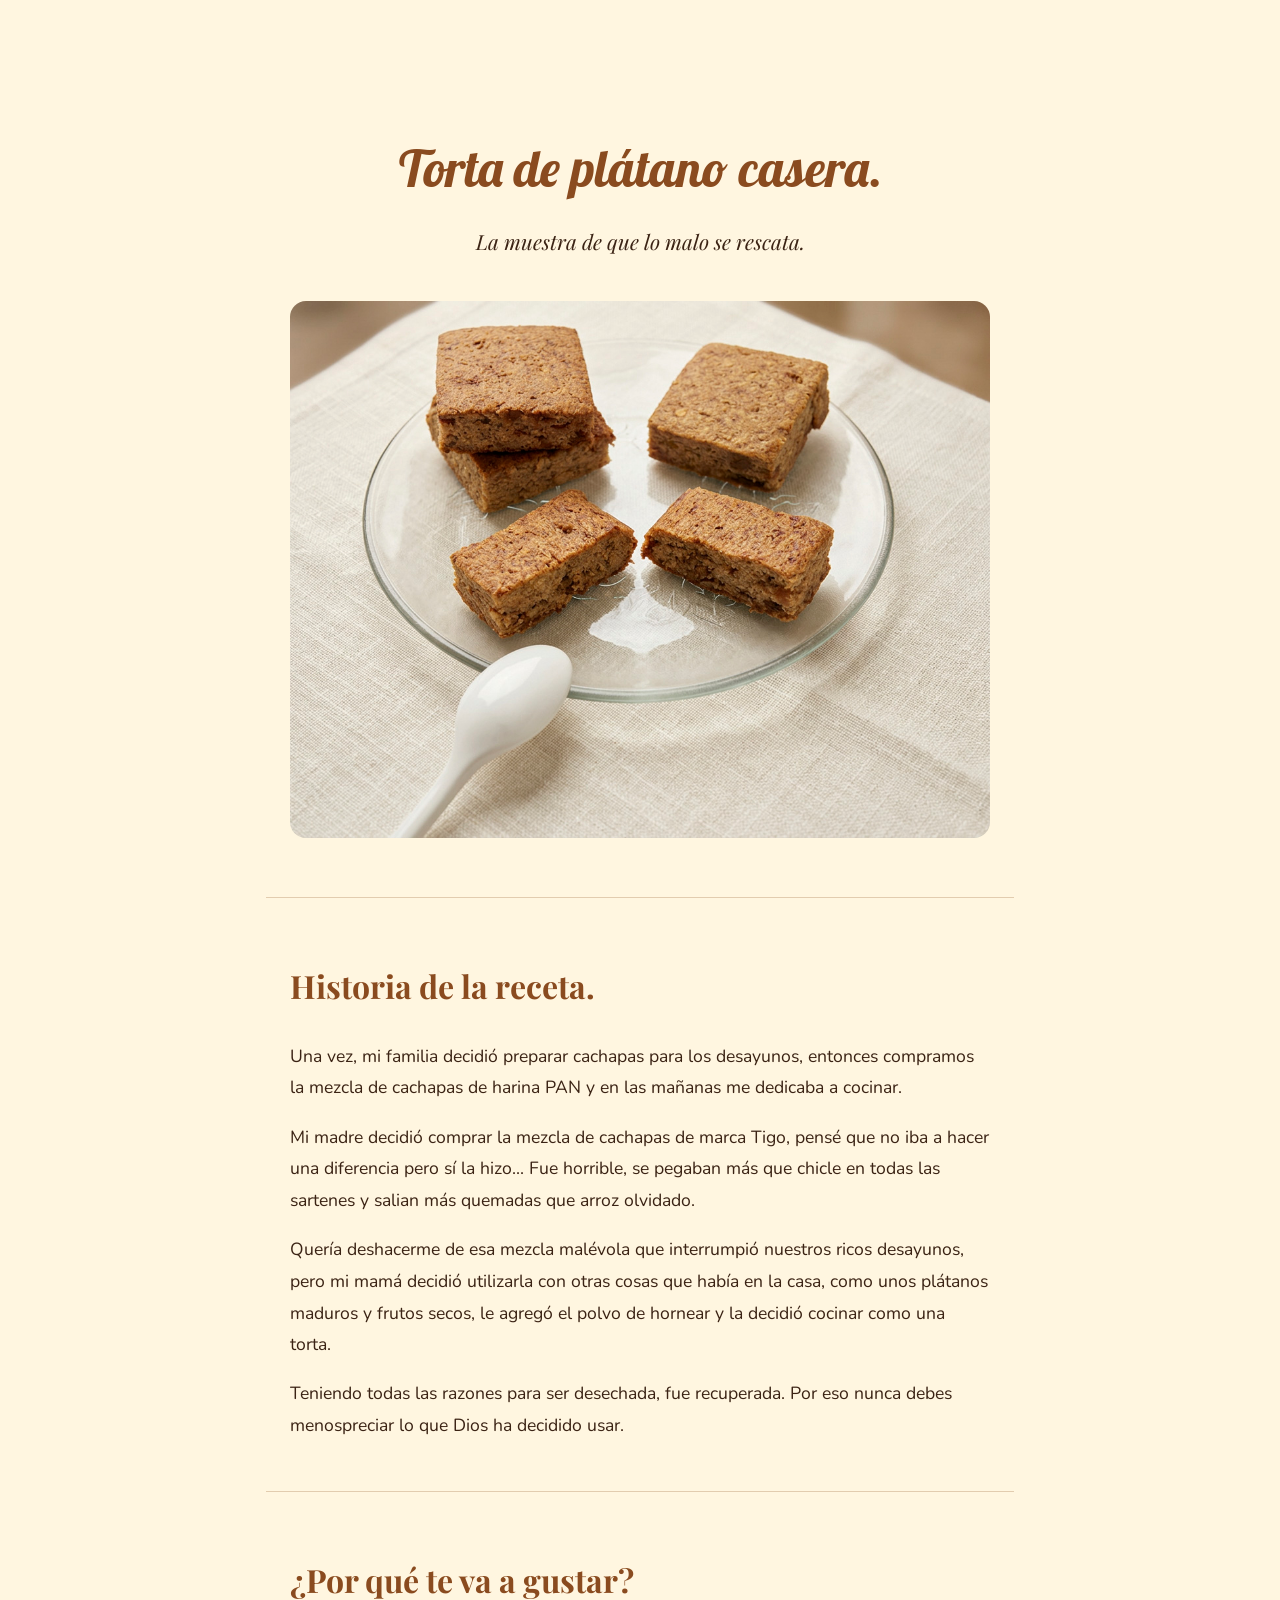
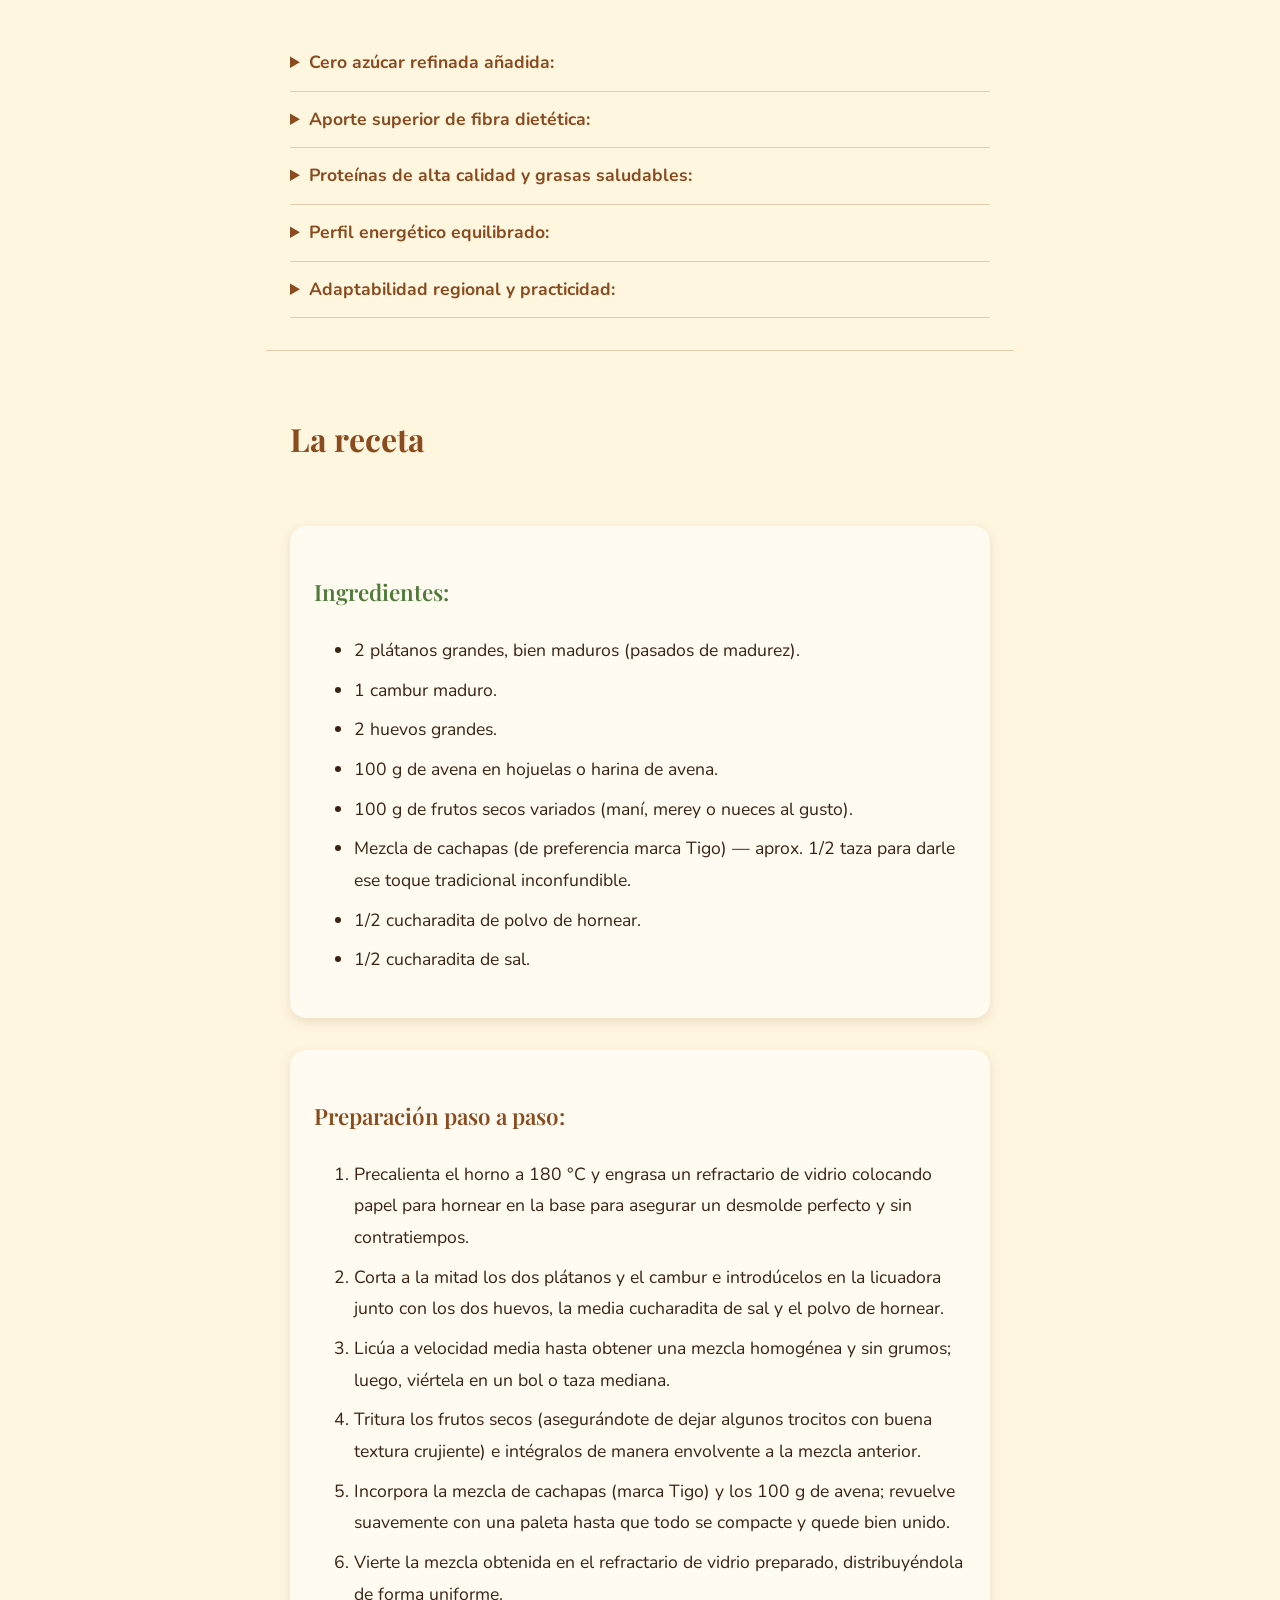
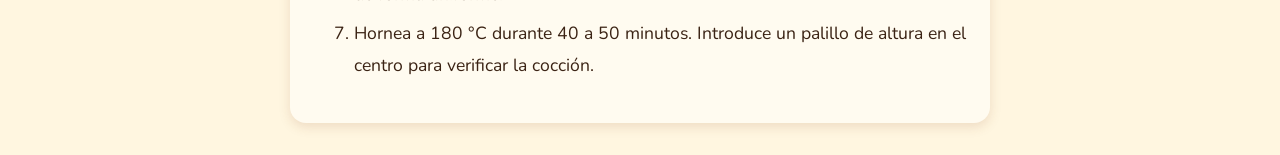
<file: educ_fisica/index.html>
<!DOCTYPE html>
<html lang="es">
    <head>
    <meta charset="UTF-8">
    <meta name="viewport" content="width=device-width, initial-scale=1.0">
    <link rel="preconnect" href="https://fonts.googleapis.com">
    <link rel="preconnect" href="https://fonts.gstatic.com" crossorigin>
    <link href="https://fonts.googleapis.com/css2?family=Lobster&family=Nunito:wght@400&family=Playfair+Display:wght@600;700&display=swap" rel="stylesheet">
    <link rel="stylesheet" href="style.css">
    <title>Receta de plátano.</title>
    </head>
    <body>
        <section class="hero">
        <h1>Torta de plátano casera.</h1>
        <h2>La muestra de que lo malo se rescata.</h2>
        <img src="torta-de-platano.jpeg" alt="torta de plátano recién horneada">
        </section>
        <section class="history">
            <h2>Historia de la receta.</h2>
            <p>Una vez, mi familia decidió preparar cachapas para los desayunos, 
                entonces compramos la mezcla de cachapas de harina PAN y en las mañanas me dedicaba a cocinar.</p>

                <p>Mi madre decidió comprar la mezcla de cachapas de marca Tigo, pensé que no iba a hacer una diferencia pero sí la hizo...
                Fue horrible, se pegaban más que chicle en todas las sartenes y salian más quemadas que arroz olvidado.</p>

                <p>Quería deshacerme de esa mezcla malévola que interrumpió nuestros ricos desayunos, pero mi mamá
                decidió utilizarla con otras cosas que había en la casa, como unos plátanos maduros y frutos secos,
                le agregó el polvo de hornear y la decidió cocinar como una torta.</p>

                <p>Teniendo todas las razones para ser desechada, fue recuperada. Por eso nunca debes
                menospreciar lo que Dios ha decidido usar.</p>
        </section>
        <section class="benefits">
                <h2>¿Por qué te va a gustar?</h2>
                <details>
                    <summary>Cero azúcar refinada añadida:</summary>
                    <p>Al aprovechar la dulzura natural del cambur y el plátano pasado de madura se evita el uso de dicha azúcar.</p>
                </details>
                <details>
                    <summary>Aporte superior de fibra dietética:</summary>
                    <p>La combinación de avena y plátano aporta fibra soluble e insoluble que ayudan tanto a la digestión, al colesterol y a la saciedad.</p>
                </details>
                <details>
                    <summary>Proteínas de alta calidad y grasas saludables:</summary>
                    <p> Los dos huevos aportan una buena cantidad de proteínas para la recuperación de los músculos, y los frutos secos proveen su vitamina E y ácidos bastante útiles para la salud cardiovascular, también funciona como antioxidante para el cuerpo.</p>
                </details>
                <details>
                    <summary>Perfil energético equilibrado:</summary>
                    <p>Toda su variedad de ingredientes provee las energías suficientes para resistir entrenamientos y una vida universitaria fuerte atacada por el estrés y ansiedad, sin caer en la necesidad de los alimentos ultra procesados.</p>
                </details>
                <details>
                    <summary>Adaptabilidad regional y practicidad:</summary>
                    <p>Todos los ingredientes son fáciles y baratos de conseguir en cualquier tienda de su preferencia, y sobre todo con la facilidad de conseguirlos lo más natural posible.</p>
                </details>    
        </section>
        <section class="recipe-details">
            <h2>La receta</h2>
            <div class="ingredients">
                <h3>Ingredientes:</h3>
                <ul>
                    <li>2 plátanos grandes, bien maduros (pasados de madurez).</li>
                    <li>1 cambur maduro.</li>
                    <li>2 huevos grandes.</li>
                    <li>100 g de avena en hojuelas o harina de avena.</li>
                    <li>100 g de frutos secos variados (maní, merey o nueces al gusto).</li>
                    <li>Mezcla de cachapas (de preferencia marca Tigo) — aprox. 1/2 taza para darle ese toque tradicional inconfundible.</li>
                    <li>1/2 cucharadita de polvo de hornear.</li>
                    <li>1/2 cucharadita de sal.</li>
                </ul>
            </div>
            <div class="preparation">
                <h3>Preparación paso a paso:</h3>
                <ol>
                    <li>Precalienta el horno a 180 °C y engrasa un refractario de vidrio colocando papel para hornear en la base para asegurar un desmolde perfecto y sin contratiempos.</li>
                    <li>Corta a la mitad los dos plátanos y el cambur e introdúcelos en la licuadora junto con los dos huevos, la media cucharadita de sal y el polvo de hornear.</li>
                    <li>Licúa a velocidad media hasta obtener una mezcla homogénea y sin grumos; luego, viértela en un bol o taza mediana.</li>
                    <li>Tritura los frutos secos (asegurándote de dejar algunos trocitos con buena textura crujiente) e intégralos de manera envolvente a la mezcla anterior.</li>
                    <li>Incorpora la mezcla de cachapas (marca Tigo) y los 100 g de avena; revuelve suavemente con una paleta hasta que todo se compacte y quede bien unido.</li>
                    <li>Vierte la mezcla obtenida en el refractario de vidrio preparado, distribuyéndola de forma uniforme.</li>
                    <li>Hornea a 180 °C durante 40 a 50 minutos. Introduce un palillo de altura en el centro para verificar la cocción.</li>
                </ol>
            </div>
        </section>       
    </body>
    <footer>

    </footer>
</HTML>
</file>
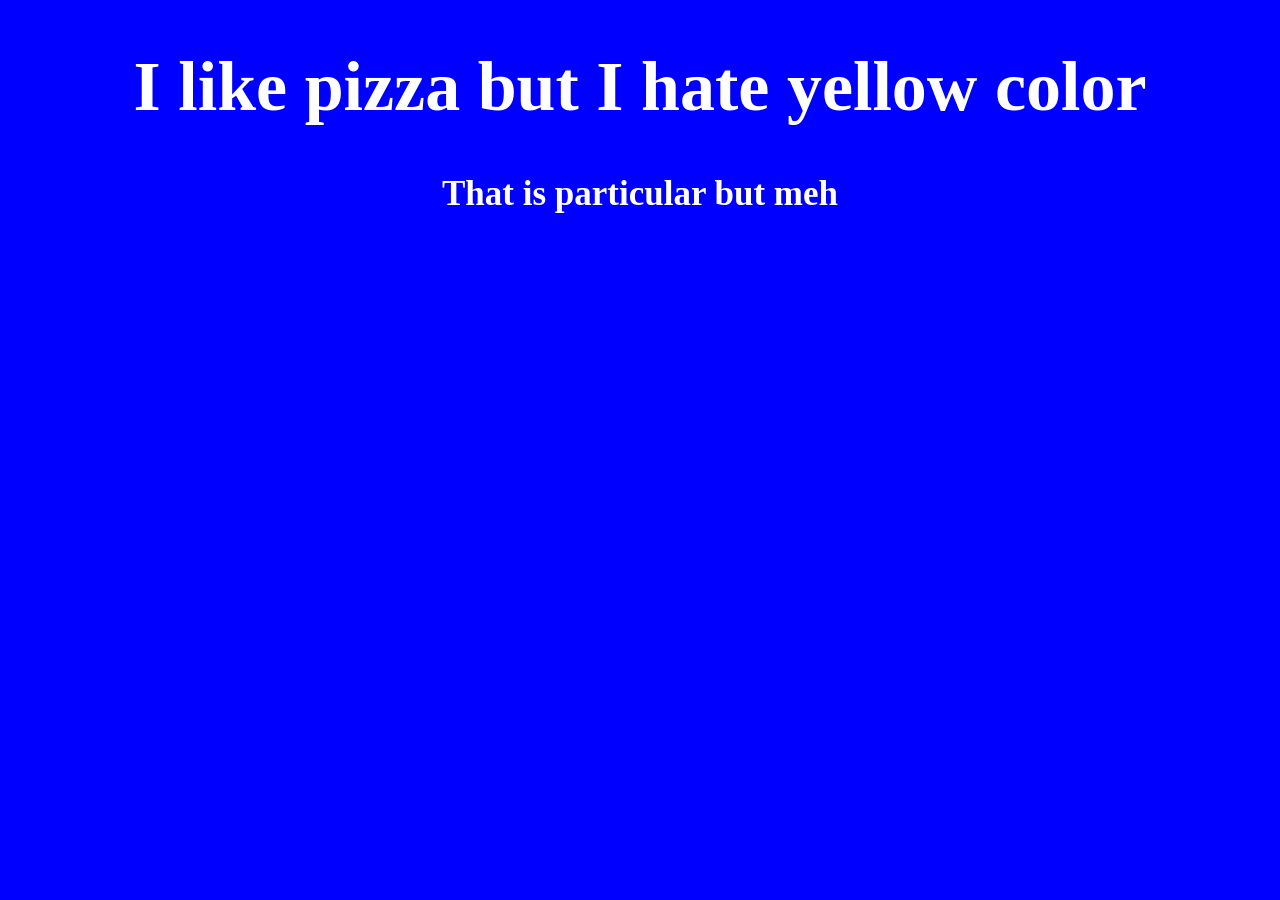
<file: introduction_to_css/index.html>
<!DOCTYPE HTML>
<html>
    <head>
        <link rel="stylesheet" href="style.css">
    </head>
    <body>
        <h1>I like pizza but I hate yellow color</h1>
        <p>That is particular but meh</p>
    </body>
</html>
</file>
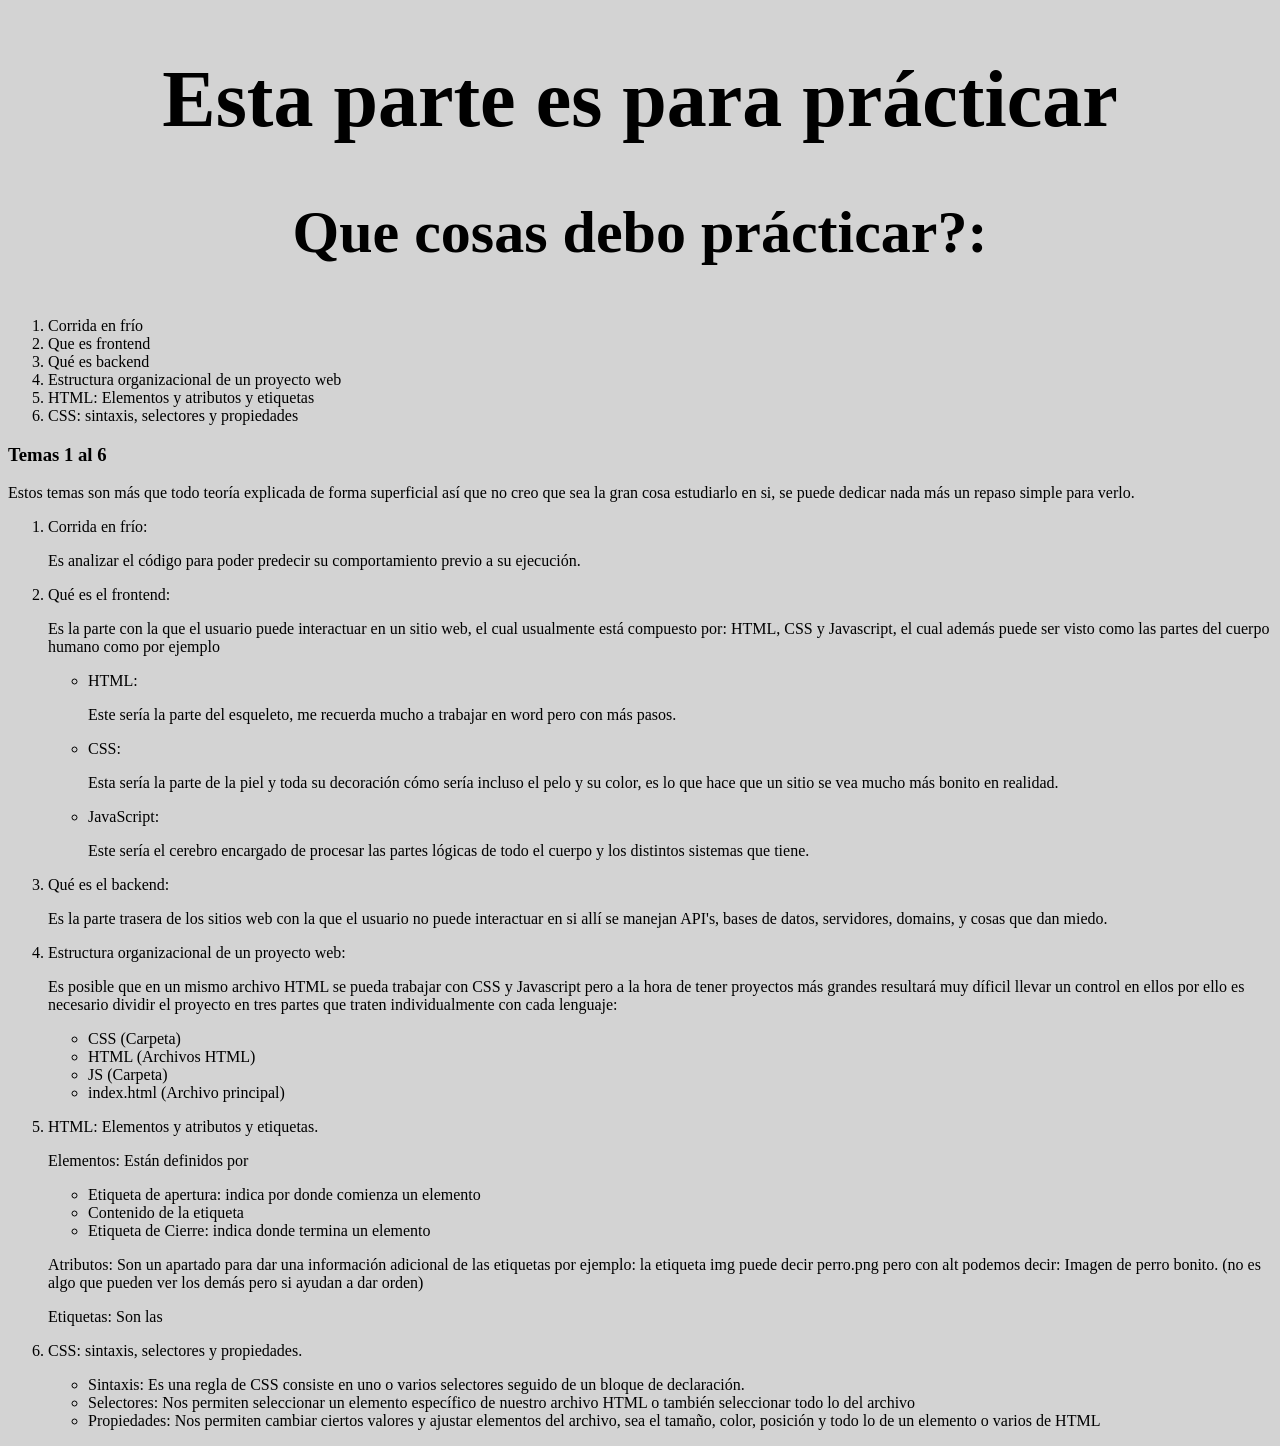
<file: parcial_preparation/index.html>
<!DOCTYPE HTML>
<html>
    <head>
        <link rel="stylesheet" href="style.css">
        <Title>Practica para parcial.</Title>
    </head>
    <body>
        <div class="Primary_heading">
            <h1>Esta parte es para prácticar</h1>
            <h2>Que cosas debo prácticar?:</h2>
        </div>
        <div class="Temario">
            <ol>
                <li>Corrida en frío</li>
                <li>Que es frontend</li>
                <li>Qué es backend</li>
                <li>Estructura organizacional de un proyecto web</li>
                <li>HTML: Elementos y atributos y etiquetas</li>
                <li>CSS: sintaxis, selectores y propiedades</li>
            </ol>
        </div>
        <div class="Temas_del_1_al_6">
            <h3>Temas 1 al 6</h3>
                <p>Estos temas son más que todo teoría explicada de forma superficial así que no creo que sea la 
                    gran cosa estudiarlo en si, se puede dedicar nada más un repaso simple para verlo.
                </p>
                <ol>
                    <li>Corrida en frío:</li>
                    <p>Es analizar el código para poder predecir su comportamiento previo a su ejecución.</p>
                    <li>Qué es el frontend:</li>
                    <p>Es la parte con la que el usuario puede interactuar en un sitio web, el cual usualmente está compuesto por:
                        HTML, CSS y Javascript, el cual además puede ser visto como las partes del cuerpo humano como por ejemplo
                        <ul>
                            <li>HTML:</li>
                             <p>Este sería la parte del esqueleto, me recuerda mucho a trabajar en word pero con más pasos.</p>
                            <li>CSS:</li>
                             <p>Esta sería la parte de la piel y toda su decoración cómo sería incluso el pelo y su color, 
                                es lo que hace que un sitio se vea mucho más bonito en realidad.
                             </p>
                            <li>JavaScript:</li>
                            <p>Este sería el cerebro encargado de procesar las partes lógicas de todo el cuerpo 
                                y los distintos sistemas que tiene.
                            </p>
                        </ul>
                    </p>
                    <li>Qué es el backend:</li>
                    <p>Es la parte trasera de los sitios web con la que el usuario no puede interactuar en si
                        allí se manejan API's, bases de datos, servidores, domains, y cosas que dan miedo.
                    </p>
                    <li>Estructura organizacional de un proyecto web:</li>
                    <p>Es posible que en un mismo archivo HTML se pueda trabajar con CSS y Javascript pero 
                        a la hora de tener proyectos más grandes resultará muy díficil llevar un control en ellos 
                        por ello es necesario dividir el proyecto en tres partes que traten individualmente
                        con cada lenguaje:
                        <ul>
                            <li>CSS (Carpeta)</li>
                            <li>HTML (Archivos HTML)</li>
                            <li>JS (Carpeta)</li>
                            <li>index.html (Archivo principal)</li>
                        </ul>
                    </p>
                    <li>HTML: Elementos y atributos y etiquetas.</li>
                    <p>Elementos: Están definidos por
                        <ul>
                        <li>Etiqueta de apertura: indica por donde comienza un elemento</li>
                    	<li>Contenido de la etiqueta</li>
                        <li>Etiqueta de Cierre: indica donde termina un elemento</li>
                        </ul>
                        <p>
                        Atributos: Son un apartado para dar una información adicional de las etiquetas
                        por ejemplo: la etiqueta img puede decir perro.png pero con 
                        alt podemos decir: Imagen de perro bonito. (no es algo que pueden ver los demás pero si ayudan a dar orden)  
                        </p>
                        <p>
                            Etiquetas: Son las
                        </p>
                    </p>
                    <li>CSS: sintaxis, selectores y propiedades.</li>
                    <p>
                        <ul>
                            <li>Sintaxis: Es una regla de CSS consiste en uno o varios selectores seguido de un bloque de declaración.</li>
                            <li>Selectores: Nos permiten seleccionar un elemento específico de nuestro archivo HTML o también seleccionar todo lo del archivo</li>
                            <li>Propiedades: Nos permiten cambiar ciertos valores y ajustar elementos del archivo, sea el tamaño, color, posición y todo lo de un elemento o varios de HTML</li>
                        </ul>
                    </p>
                </ol>
        </div>
    </body>
</html>
</file>
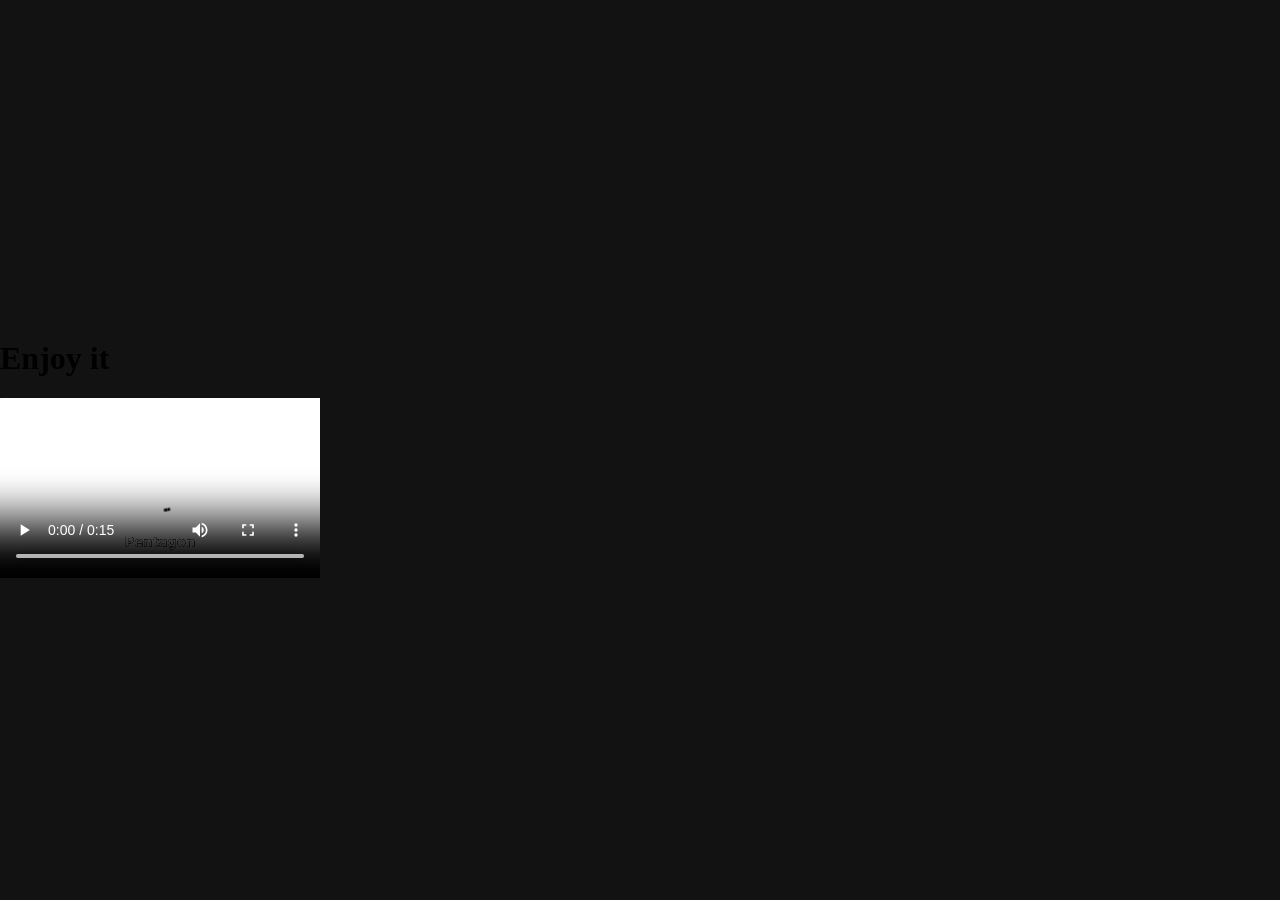
<file: Programming_class/index.html>
<!DOCTYPE HTML>
<hmtl>
    <head>
        <link rel="stylesheet" href="style.css">
        <script src="practice.js"></script>
    </head>
    <body>
        <h1>Enjoy it</h1>
        <video width="25%" controls>
            <source src="video.webm" type="video/mp4">
            tu navegador no soporta la reproducción de video.
        </video>
    </body>
</hmtl>
</file>
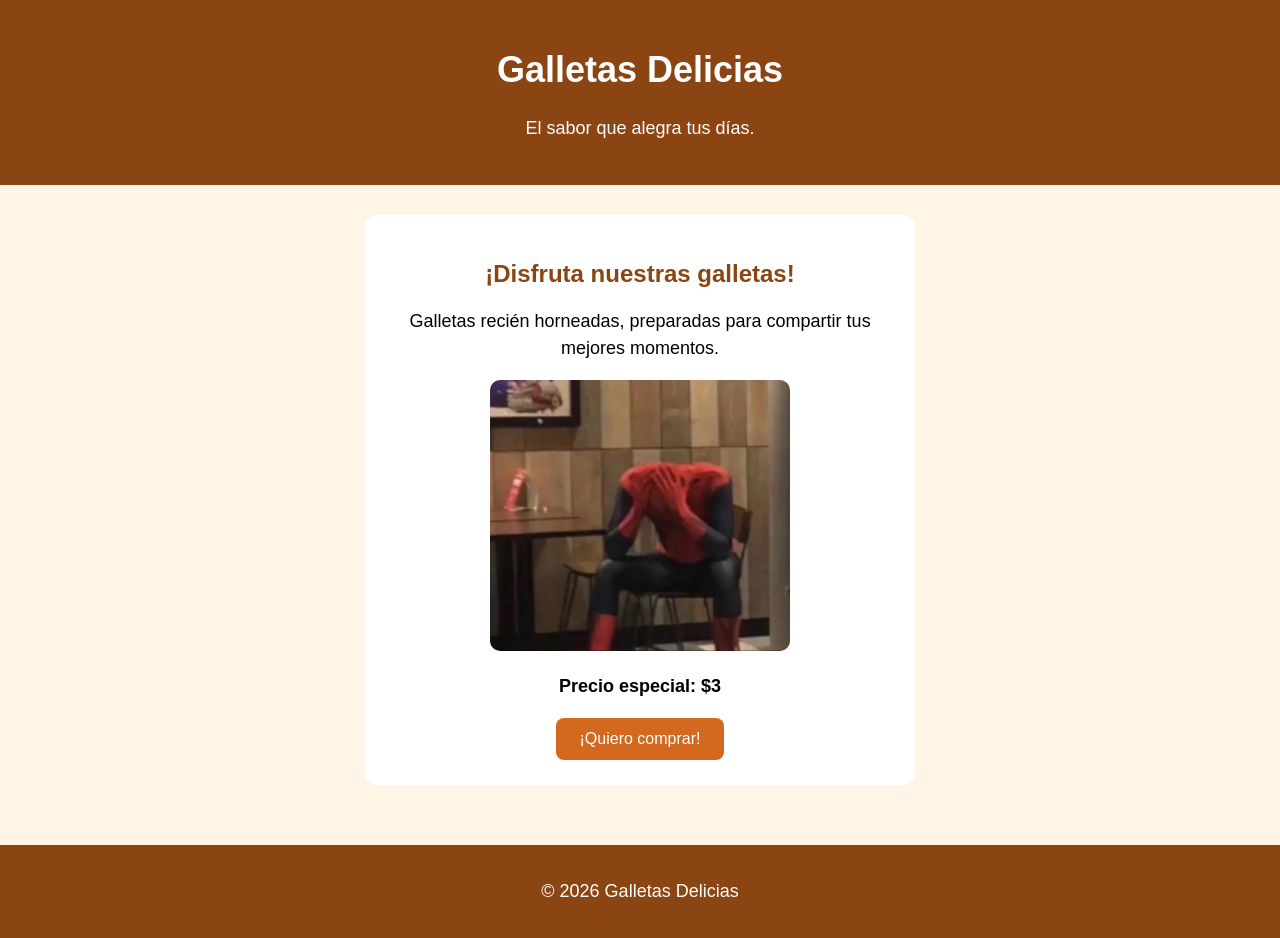
<file: First_class/class.html>
<!DOCTYPE html>
<html lang="es">

<head>
    <meta charset="UTF-8">
    <meta name="viewport" content="width=device-width, initial-scale=1.0">

    <title>Galletas Delicias</title>

    <link rel="stylesheet" href="style.css">
</head>

<body>

    <header>
        <h1>Galletas Delicias</h1>
        <p>El sabor que alegra tus días.</p>
    </header>

    <main>

        <section>
            <h2>¡Disfruta nuestras galletas!</h2>

            <p>
                Galletas recién horneadas, preparadas
                para compartir tus mejores momentos.
            </p>

            <img src="Spider-Man meme.jpeg" alt="Spider-man meme">

            <p><strong>Precio especial: $3</strong></p>

            <button>¡Quiero comprar!</button>
        </section>

    </main>

    <footer>
        <p>© 2026 Galletas Delicias</p>
    </footer>

</body>

</html>
</file>
<file: educ_fisica/style.css>
:root {
    --crema: #FFF6E0;
    --platano: #F2B632;
    --caramelo: #8A4B1F;
    --chocolate: #3B2314;
    --hoja: #4F7A3A;
    --teja: #C8553D;
}

body {
    font-family: 'Nunito', sans-serif;
    font-size: 1.1rem;
    line-height: 1.8;
    color: var(--chocolate);
    background-color: var(--crema);
    margin: 0;
}

section {
    max-width: 700px;
    margin: 0 auto;
    padding: 2rem 1.5rem;
}
h1 {
    font-family: 'Lobster', cursive;
    font-size: 3.2rem;
    font-weight: 400;
    color: var(--caramelo);
    text-align: center;
}

h2 {
    font-family: 'Playfair Display', serif;
    font-size: 2rem;
    font-weight: 700;
    color: var(--caramelo);
}

h3 {
    font-family: 'Playfair Display', serif;
    font-size: 1.4rem;
    font-weight: 600;
    color: var(--caramelo);
}
.hero {
    text-align: center;
    padding-top: 5rem;
    padding-bottom: 3rem;
}

.hero h1 {
    margin-bottom: 0.5rem;
}

.hero h2 {
    font-size: 1.3rem;
    font-weight: 400;
    font-style: italic;
    color: var(--chocolate);
    margin-top: 0;
}
.hero img {
    max-width: 100%;
    height: auto;
    border-radius: 16px;
    margin-top: 1.5rem;
}
.history {
    border-top: 1px solid rgba(138, 75, 31, 0.25);
}
.history,
.benefits,
.recipe-details {
    border-top: 1px solid rgba(138, 75, 31, 0.25);
}
.benefits details {
    border-bottom: 1px solid rgba(138, 75, 31, 0.25);
    padding: 0.75rem 0;
}

.benefits summary {
    font-weight: 700;
    color: var(--caramelo);
    cursor: pointer;
}

.benefits details p {
    margin: 0.5rem 0 0;
}

.recipe-details {
    display: flex;
    flex-direction: column;
    gap: 2rem;
    
}

.ingredients,
.preparation {
    background: #FFFBF0;;
    border-radius: 16px;
    padding: 1.5rem;
    box-shadow: 0 4px 12px rgba(138, 75, 31, 0.15);
}

.ingredients h3 {
    color: var(--hoja);
}

li {
    margin-bottom: 0.5rem;
}
</file>
<file: introduction_to_css/style.css>
body {
    background: blue;
    color: white;
    font-size: 35px;
    font-weight: bold;
    text-align:center;
    margin-top:10px;
}
</file>
<file: parcial_preparation/style.css>
.Primary_heading{
    font-size: 40px;
    font-weight: bold;
    text-align: center;
    margin-top: 25px;
}
html{
    background: lightgray;
}
.temario{
    font-size:25px;
    font-weight:light;
    text-align:left;
}
.temas_del_1_al_6{
    text-align:center;
}
</file>
<file: Programming_class/style.css>
body {
    background-color: #121212;
    display: flex;
    align-items: center;
    height: 100vh;
    margin: 0;
    justify-content: center;
}
</file>
<file: First_class/style.css>
body {
    background-color: #fff5e6;
    font-family: Arial, sans-serif;
    margin: 0;
    text-align: center;
}

header {
    background-color: #8b4513;
    color: white;
    padding: 25px;
}

h1 {
    font-size: 36px;
}

main {
    padding: 30px;
}

section {
    background-color: white;
    padding: 25px;
    margin: 0 auto;
    max-width: 500px;
    border-radius: 12px;
}

h2 {
    color: #8b4513;
}

p {
    font-size: 18px;
    line-height: 1.5;
}

img {
    width: 100%;
    max-width: 300px;
    border-radius: 10px;
}

button {
    background-color: #d2691e;
    color: white;
    font-size: 16px;
    padding: 12px 24px;
    border: none;
    border-radius: 8px;
    cursor: pointer;
}

footer {
    background-color: #8b4513;
    color: white;
    padding: 15px;
    margin-top: 30px;
}
</file>
